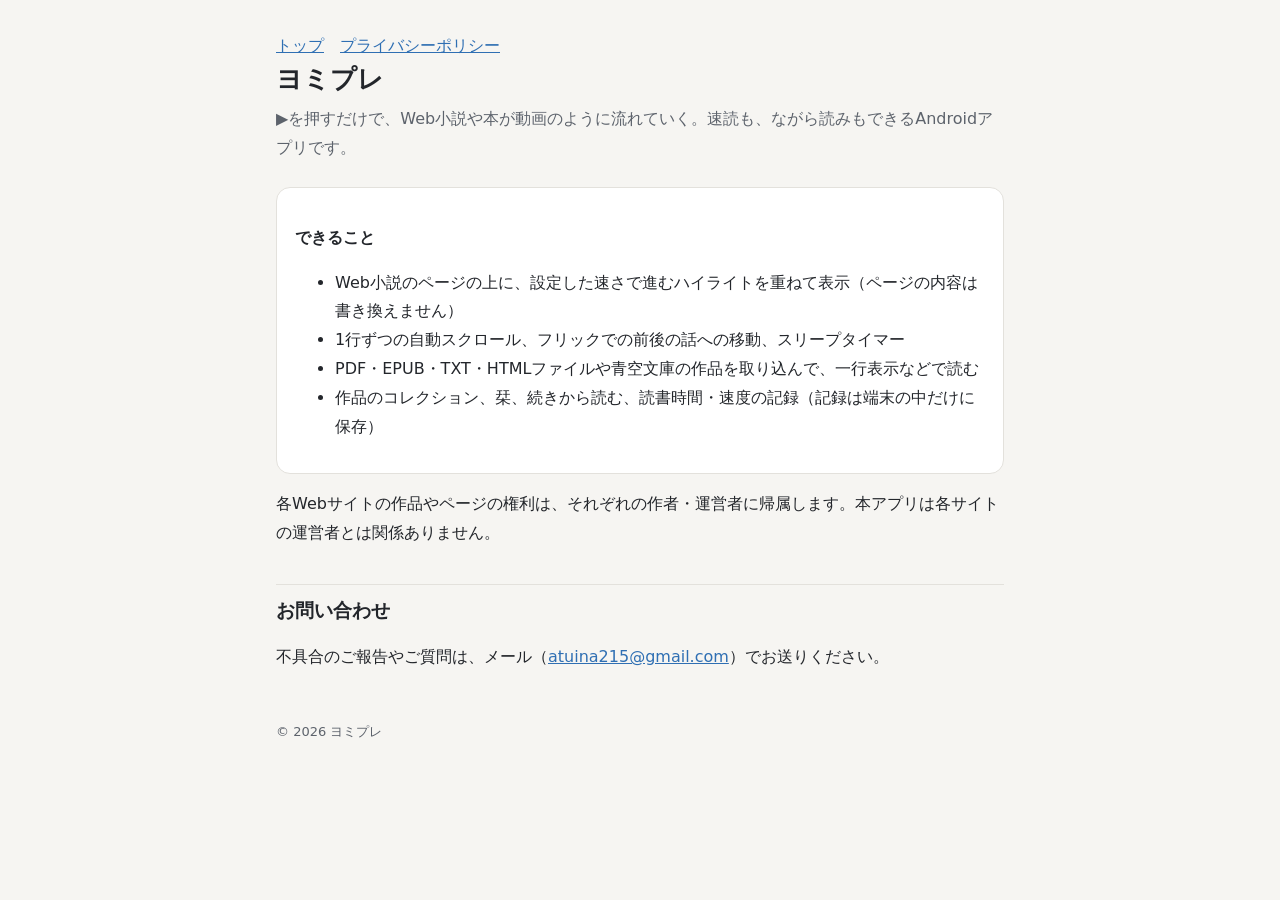
<file: index.html>
<!doctype html>
<html lang="ja">
<head>
<meta charset="utf-8">
<meta name="viewport" content="width=device-width, initial-scale=1">
<title>ヨミプレ - 速読・自動で流れる読書</title>
<meta name="description" content="ヨミプレは、Web小説や本を、動画を再生するように自動で読み進められる速読アプリです。">
<link rel="stylesheet" href="style.css">
</head>
<body>
<main>
<nav><a href="./">トップ</a><a href="privacy.html">プライバシーポリシー</a></nav>
<h1>ヨミプレ</h1>
<p class="lead">▶を押すだけで、Web小説や本が動画のように流れていく。速読も、ながら読みもできるAndroidアプリです。</p>

<div class="card">
<h3>できること</h3>
<ul>
<li>Web小説のページの上に、設定した速さで進むハイライトを重ねて表示（ページの内容は書き換えません）</li>
<li>1行ずつの自動スクロール、フリックでの前後の話への移動、スリープタイマー</li>
<li>PDF・EPUB・TXT・HTMLファイルや青空文庫の作品を取り込んで、一行表示などで読む</li>
<li>作品のコレクション、栞、続きから読む、読書時間・速度の記録（記録は端末の中だけに保存）</li>
</ul>
</div>

<p>各Webサイトの作品やページの権利は、それぞれの作者・運営者に帰属します。本アプリは各サイトの運営者とは関係ありません。</p>

<h2>お問い合わせ</h2>
<p>不具合のご報告やご質問は、メール（<a href="mailto:atuina215@gmail.com">atuina215@gmail.com</a>）でお送りください。</p>

<footer>© 2026 ヨミプレ</footer>
</main>
</body>
</html>
</file>
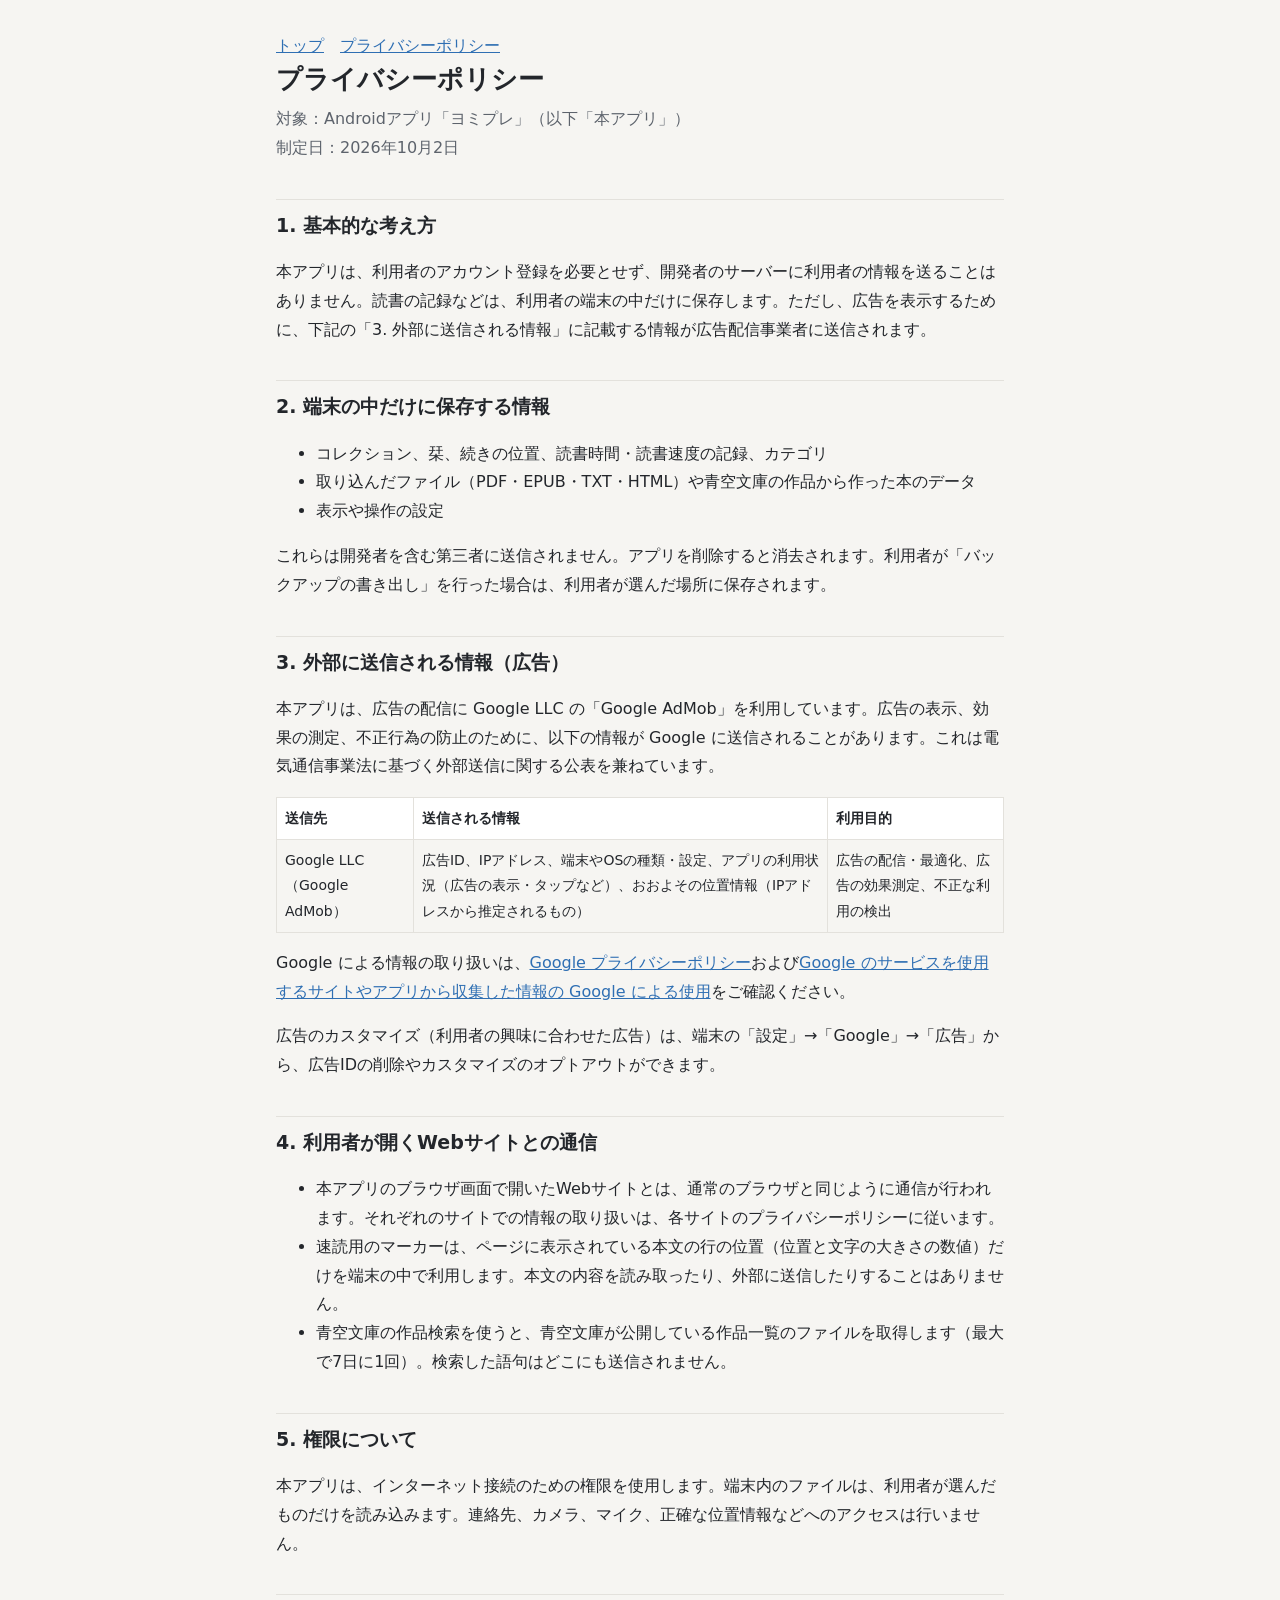
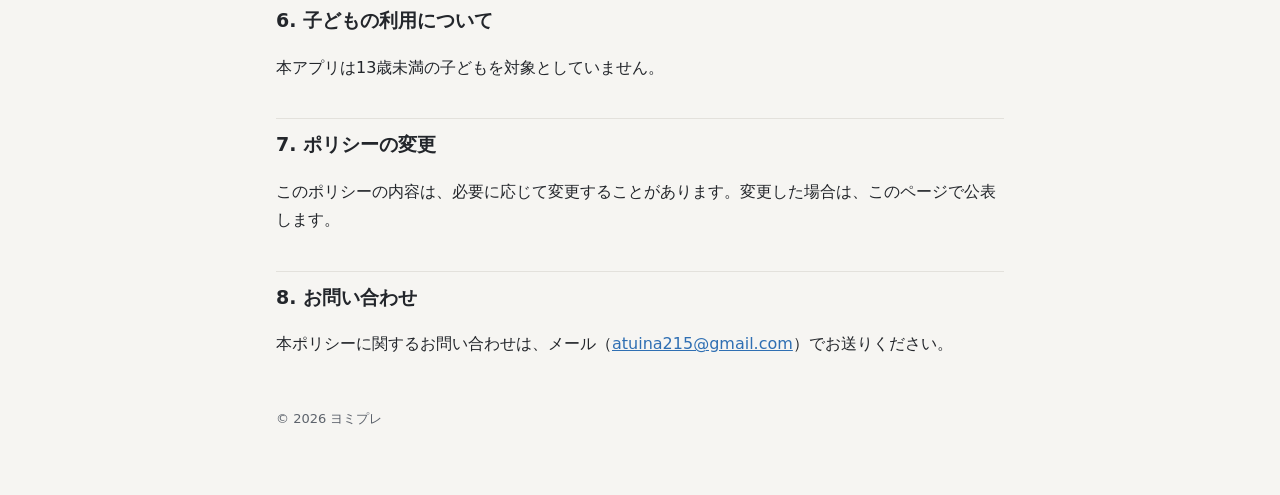
<file: privacy.html>
<!doctype html>
<html lang="ja">
<head>
<meta charset="utf-8">
<meta name="viewport" content="width=device-width, initial-scale=1">
<title>プライバシーポリシー</title>
<meta name="description" content="ヨミプレ（Androidアプリ）のプライバシーポリシーと、外部に送信される情報について。">
<link rel="stylesheet" href="style.css">
</head>
<body>
<main>
<nav><a href="./">トップ</a><a href="privacy.html">プライバシーポリシー</a></nav>
<h1>プライバシーポリシー</h1>
<p class="lead">対象：Androidアプリ「ヨミプレ」（以下「本アプリ」）<br>制定日：2026年10月2日</p>

<h2>1. 基本的な考え方</h2>
<p>本アプリは、利用者のアカウント登録を必要とせず、開発者のサーバーに利用者の情報を送ることはありません。読書の記録などは、利用者の端末の中だけに保存します。ただし、広告を表示するために、下記の「3. 外部に送信される情報」に記載する情報が広告配信事業者に送信されます。</p>

<h2>2. 端末の中だけに保存する情報</h2>
<ul>
<li>コレクション、栞、続きの位置、読書時間・読書速度の記録、カテゴリ</li>
<li>取り込んだファイル（PDF・EPUB・TXT・HTML）や青空文庫の作品から作った本のデータ</li>
<li>表示や操作の設定</li>
</ul>
<p>これらは開発者を含む第三者に送信されません。アプリを削除すると消去されます。利用者が「バックアップの書き出し」を行った場合は、利用者が選んだ場所に保存されます。</p>

<h2>3. 外部に送信される情報（広告）</h2>
<p>本アプリは、広告の配信に Google LLC の「Google AdMob」を利用しています。広告の表示、効果の測定、不正行為の防止のために、以下の情報が Google に送信されることがあります。これは電気通信事業法に基づく外部送信に関する公表を兼ねています。</p>
<table>
<tr><th>送信先</th><th>送信される情報</th><th>利用目的</th></tr>
<tr><td>Google LLC（Google AdMob）</td><td>広告ID、IPアドレス、端末やOSの種類・設定、アプリの利用状況（広告の表示・タップなど）、おおよその位置情報（IPアドレスから推定されるもの）</td><td>広告の配信・最適化、広告の効果測定、不正な利用の検出</td></tr>
</table>
<p>Google による情報の取り扱いは、<a href="https://policies.google.com/privacy?hl=ja">Google プライバシーポリシー</a>および<a href="https://policies.google.com/technologies/partner-sites?hl=ja">Google のサービスを使用するサイトやアプリから収集した情報の Google による使用</a>をご確認ください。</p>
<p>広告のカスタマイズ（利用者の興味に合わせた広告）は、端末の「設定」→「Google」→「広告」から、広告IDの削除やカスタマイズのオプトアウトができます。</p>

<h2>4. 利用者が開くWebサイトとの通信</h2>
<ul>
<li>本アプリのブラウザ画面で開いたWebサイトとは、通常のブラウザと同じように通信が行われます。それぞれのサイトでの情報の取り扱いは、各サイトのプライバシーポリシーに従います。</li>
<li>速読用のマーカーは、ページに表示されている本文の行の位置（位置と文字の大きさの数値）だけを端末の中で利用します。本文の内容を読み取ったり、外部に送信したりすることはありません。</li>
<li>青空文庫の作品検索を使うと、青空文庫が公開している作品一覧のファイルを取得します（最大で7日に1回）。検索した語句はどこにも送信されません。</li>
</ul>

<h2>5. 権限について</h2>
<p>本アプリは、インターネット接続のための権限を使用します。端末内のファイルは、利用者が選んだものだけを読み込みます。連絡先、カメラ、マイク、正確な位置情報などへのアクセスは行いません。</p>

<h2>6. 子どもの利用について</h2>
<p>本アプリは13歳未満の子どもを対象としていません。</p>

<h2>7. ポリシーの変更</h2>
<p>このポリシーの内容は、必要に応じて変更することがあります。変更した場合は、このページで公表します。</p>

<h2>8. お問い合わせ</h2>
<p>本ポリシーに関するお問い合わせは、メール（<a href="mailto:atuina215@gmail.com">atuina215@gmail.com</a>）でお送りください。</p>

<footer>© 2026 ヨミプレ</footer>
</main>
</body>
</html>
</file>
<file: style.css>
:root{--bg:#f6f5f2;--fg:#23262b;--sub:#5d636c;--card:#fff;--line:#e3e1dc;--accent:#2f6fb3}
@media (prefers-color-scheme:dark){:root{--bg:#16191e;--fg:#e2e5ea;--sub:#a1a8b2;--card:#1f2329;--line:#30353d;--accent:#8fb4ea}}
*{box-sizing:border-box}
body{margin:0;background:var(--bg);color:var(--fg);font:16px/1.8 system-ui,-apple-system,"Hiragino Sans","Noto Sans JP",sans-serif}
main{max-width:760px;margin:0 auto;padding:32px 16px 64px}
h1{font-size:26px;line-height:1.4;margin:0 0 8px}
h2{font-size:19px;margin:36px 0 8px;padding-top:8px;border-top:1px solid var(--line)}
h3{font-size:16px;margin:20px 0 4px}
p,li{color:var(--fg)}
.lead{color:var(--sub);margin:0 0 24px}
.card{background:var(--card);border:1px solid var(--line);border-radius:14px;padding:16px 18px;margin:16px 0}
a{color:var(--accent)}
table{width:100%;border-collapse:collapse;font-size:14px;margin:8px 0}
th,td{border:1px solid var(--line);padding:8px;text-align:left;vertical-align:top}
th{background:var(--card)}
footer{margin-top:48px;color:var(--sub);font-size:13px}
nav a{margin-right:16px}
</file>
